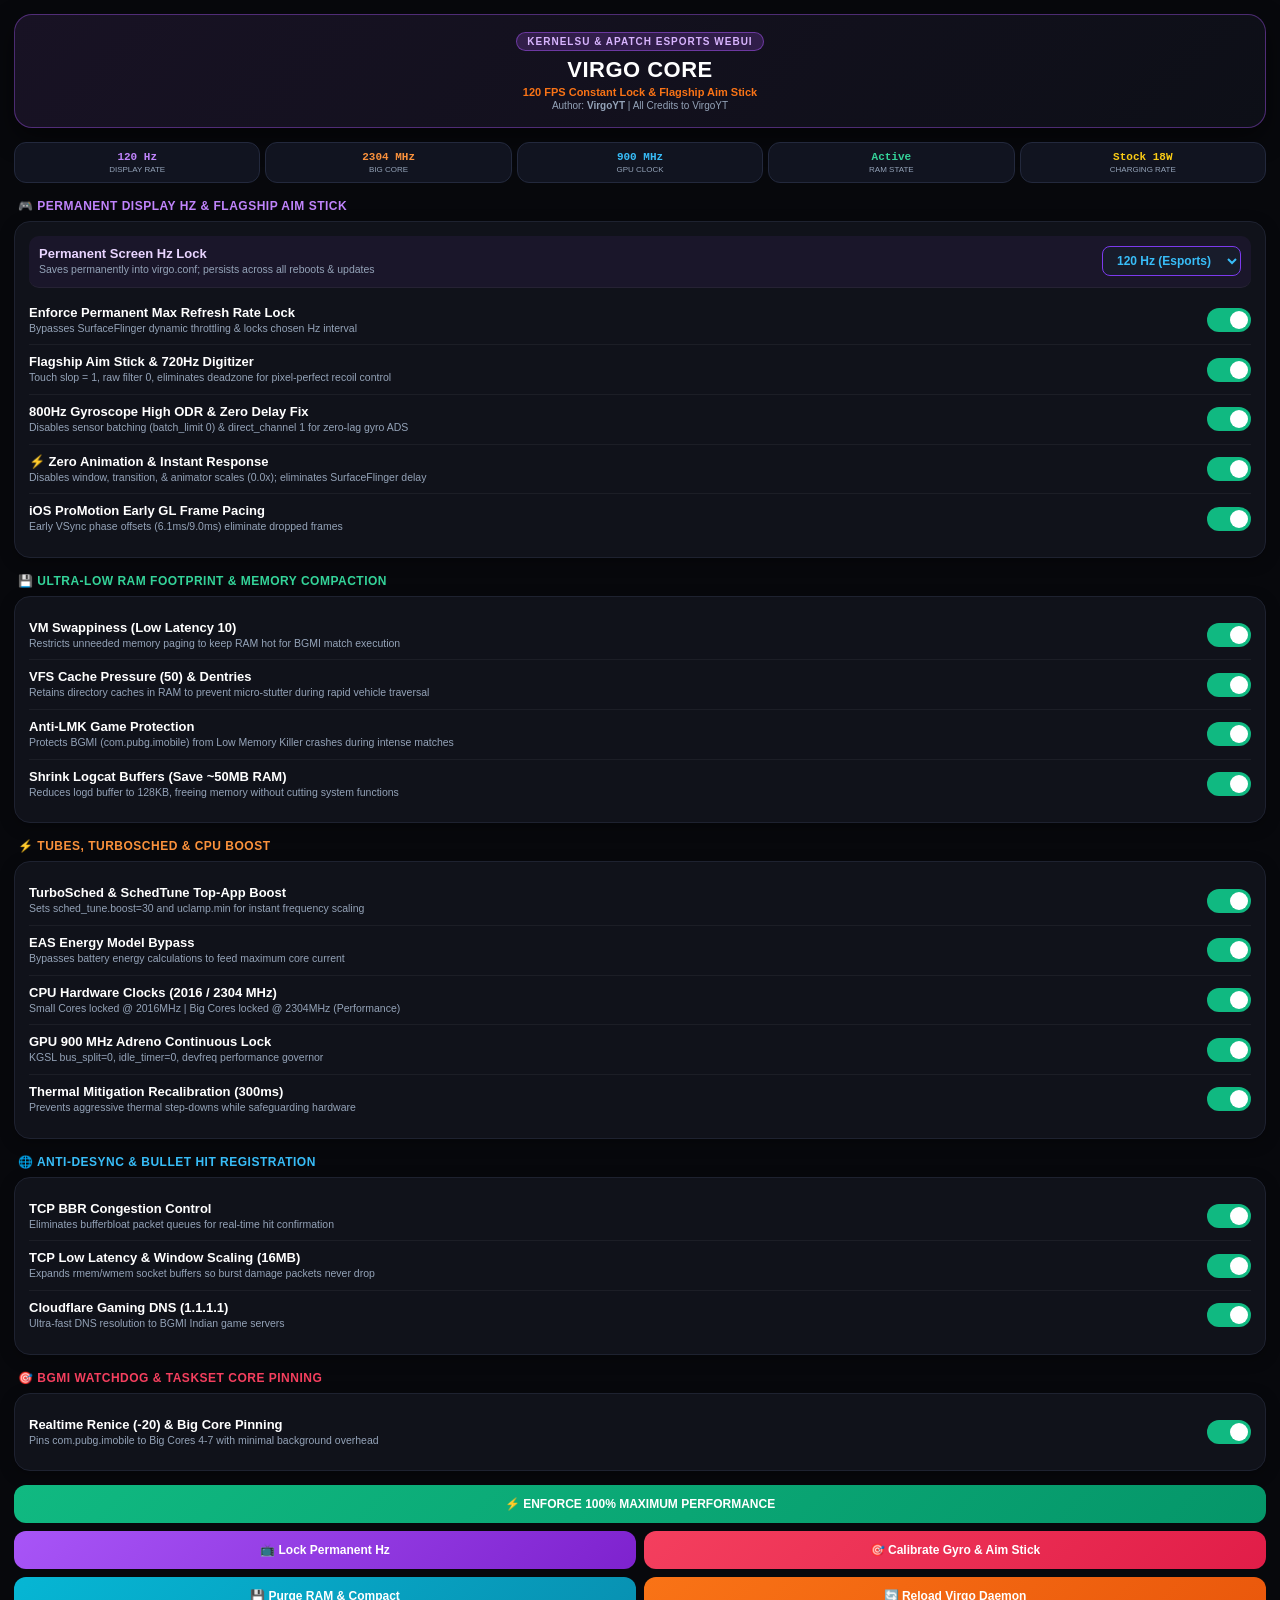
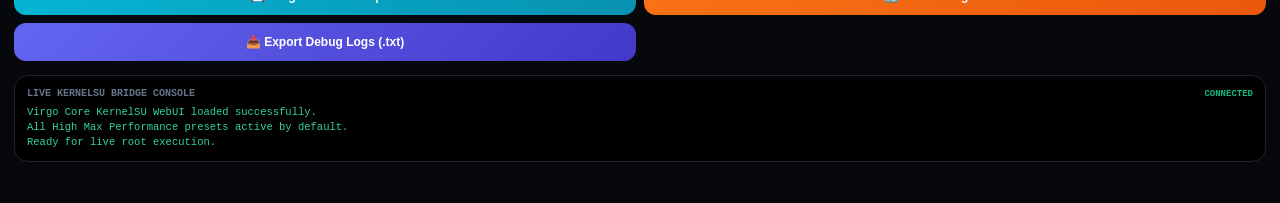
<file: webroot/index.html>
<!DOCTYPE html>
<html lang="en">
<head>
  <meta charset="UTF-8" />
  <meta name="viewport" content="width=device-width, initial-scale=1.0, maximum-scale=1.0, user-scalable=no" />
  <title>Virgo Core Manager - VirgoYT</title>
  <style>
    :root {
      --bg: #07080c;
      --card: #10121a;
      --card-border: #1e2230;
      --accent: #a855f7;
      --orange: #f97316;
      --emerald: #10b981;
      --cyan: #06b6d4;
      --rose: #f43f5e;
      --text: #f8fafc;
      --sub: #94a3b8;
    }
    * { box-sizing: border-box; margin: 0; padding: 0; font-family: -apple-system, BlinkMacSystemFont, 'Segoe UI', Roboto, Helvetica, Arial, sans-serif; }
    body { background: var(--bg); color: var(--text); padding: 14px; padding-bottom: 40px; -webkit-tap-highlight-color: transparent; }
    
    /* Header */
    .header {
      background: linear-gradient(135deg, #181224, #0d0f17);
      border: 1px solid rgba(168, 85, 247, 0.4);
      border-radius: 18px;
      padding: 16px;
      text-align: center;
      margin-bottom: 14px;
      box-shadow: 0 10px 25px rgba(0,0,0,0.5);
    }
    .badge {
      display: inline-block;
      padding: 3px 10px;
      background: rgba(168,85,247,0.2);
      border: 1px solid rgba(168,85,247,0.5);
      border-radius: 20px;
      font-size: 10px;
      font-weight: 700;
      letter-spacing: 1px;
      color: #d8b4fe;
      text-transform: uppercase;
      margin-bottom: 6px;
    }
    .title { font-size: 22px; font-weight: 900; letter-spacing: 0.5px; color: #fff; }
    .subtitle { font-size: 11px; color: var(--orange); font-weight: 700; margin-top: 3px; }
    .author-credit { font-size: 10px; color: var(--sub); margin-top: 2px; }

    /* Live Telemetry Grid */
    .stats-grid { display: grid; grid-template-columns: repeat(5, 1fr); gap: 5px; margin-bottom: 14px; }
    .stat-pill {
      background: #111420;
      border: 1px solid #23293d;
      border-radius: 12px;
      padding: 8px 3px;
      text-align: center;
    }
    .stat-val { font-size: 11px; font-weight: 800; font-family: monospace; color: #fff; white-space: nowrap; overflow: hidden; text-overflow: ellipsis; }
    .stat-lbl { font-size: 8px; color: var(--sub); text-transform: uppercase; margin-top: 2px; }

    /* Section Cards */
    .section-title {
      font-size: 12px;
      font-weight: 800;
      letter-spacing: 0.5px;
      text-transform: uppercase;
      margin: 16px 4px 8px 4px;
      display: flex;
      align-items: center;
      justify-content: space-between;
      color: #cbd5e1;
    }
    .card {
      background: var(--card);
      border: 1px solid var(--card-border);
      border-radius: 16px;
      padding: 14px;
      margin-bottom: 12px;
      box-shadow: 0 4px 15px rgba(0,0,0,0.3);
    }

    /* Toggle Rows */
    .t-row {
      display: flex;
      justify-content: space-between;
      align-items: center;
      padding: 9px 0;
      border-bottom: 1px solid rgba(255,255,255,0.05);
    }
    .t-row:last-child { border-bottom: none; }
    .t-info { flex: 1; padding-right: 12px; }
    .t-name { font-size: 13px; font-weight: 700; color: #fff; display: flex; align-items: center; gap: 5px; }
    .t-desc { font-size: 10.5px; color: var(--sub); margin-top: 2px; line-height: 1.3; }

    /* Switch */
    .switch { position: relative; display: inline-block; width: 44px; height: 24px; flex-shrink: 0; }
    .switch input { opacity: 0; width: 0; height: 0; }
    .slider { position: absolute; cursor: pointer; top: 0; left: 0; right: 0; bottom: 0; background-color: #262b3d; transition: .25s; border-radius: 24px; }
    .slider:before { position: absolute; content: ""; height: 18px; width: 18px; left: 3px; bottom: 3px; background-color: #fff; transition: .25s; border-radius: 50%; }
    input:checked + .slider { background-color: var(--emerald); }
    input:checked + .slider:before { transform: translateX(20px); }

    /* Action Buttons */
    .btn-group { display: grid; grid-template-columns: 1fr 1fr; gap: 8px; margin-top: 14px; }
    .btn {
      width: 100%;
      padding: 12px;
      border: none;
      border-radius: 12px;
      font-size: 12px;
      font-weight: 800;
      color: #fff;
      cursor: pointer;
      display: flex;
      align-items: center;
      justify-content: center;
      gap: 6px;
      transition: transform 0.1s, opacity 0.2s;
    }
    .btn:active { transform: scale(0.97); }
    .btn-purple { background: linear-gradient(135deg, #a855f7, #7e22ce); }
    .btn-orange { background: linear-gradient(135deg, #f97316, #ea580c); }
    .btn-emerald { background: linear-gradient(135deg, #10b981, #059669); grid-column: span 2; }
    .btn-cyan { background: linear-gradient(135deg, #06b6d4, #0891b2); }
    .btn-rose { background: linear-gradient(135deg, #f43f5e, #e11d48); }

    /* Console Terminal */
    .console-card { background: #000; border: 1px solid #1f2430; border-radius: 14px; padding: 12px; margin-top: 14px; }
    .console-header { display: flex; justify-content: space-between; align-items: center; margin-bottom: 6px; }
    .console-title { font-size: 10px; font-weight: 800; color: #64748b; font-family: monospace; text-transform: uppercase; }
    .console-output {
      font-family: 'Courier New', Courier, monospace;
      font-size: 10.5px;
      line-height: 1.4;
      color: #34d399;
      max-height: 130px;
      overflow-y: auto;
      white-space: pre-wrap;
      word-break: break-all;
    }
  </style>
</head>
<body>

  <!-- Header -->
  <div class="header">
    <div class="badge">KernelSU & APatch Esports WebUI</div>
    <div class="title">VIRGO CORE</div>
    <div class="subtitle">120 FPS Constant Lock & Flagship Aim Stick</div>
    <div class="author-credit">Author: <strong>VirgoYT</strong> | All Credits to VirgoYT</div>
  </div>

  <!-- Live Telemetry Stats -->
  <div class="stats-grid">
    <div class="stat-pill">
      <div class="stat-val" id="stat-display-hz" style="color: #c084fc;">120 Hz</div>
      <div class="stat-lbl">Display Rate</div>
    </div>
    <div class="stat-pill">
      <div class="stat-val" id="stat-big-core" style="color: #fb923c;">2304 MHz</div>
      <div class="stat-lbl">Big Core</div>
    </div>
    <div class="stat-pill">
      <div class="stat-val" id="stat-gpu" style="color: #38bdf8;">900 MHz</div>
      <div class="stat-lbl">GPU Clock</div>
    </div>
    <div class="stat-pill">
      <div class="stat-val" id="stat-ram-free" style="color: #34d399;">Active</div>
      <div class="stat-lbl">RAM State</div>
    </div>
    <div class="stat-pill">
      <div class="stat-val" id="stat-power-w" style="color: #facc15;">Stock 18W</div>
      <div class="stat-lbl">Charging Rate</div>
    </div>
  </div>

  <!-- 1. DISPLAY & AIM STICK (FPS & TOUCH) -->
  <div class="section-title" style="color: #c084fc;">
    <span>🎮 Permanent Display Hz & Flagship Aim Stick</span>
  </div>
  <div class="card">
    <!-- Permanent Screen Hz Selector -->
    <div class="t-row" style="background: rgba(168,85,247,0.07); border-radius: 10px; padding: 10px; margin-bottom: 8px;">
      <div class="t-info">
        <div class="t-name" style="color: #e9d5ff;">Permanent Screen Hz Lock</div>
        <div class="t-desc">Saves permanently into virgo.conf; persists across all reboots & updates</div>
      </div>
      <select id="hz_select" onchange="setPermanentHz(this.value)" style="background: #181c2b; color: #38bdf8; border: 1px solid #7c3aed; border-radius: 8px; padding: 6px 10px; font-weight: 800; font-size: 12px;">
        <option value="120" selected>120 Hz (Esports)</option>
        <option value="144">144 Hz (Pro)</option>
        <option value="165">165 Hz (Ultra)</option>
        <option value="90">90 Hz (Balanced)</option>
        <option value="60">60 Hz (Default)</option>
      </select>
    </div>

    <div class="t-row">
      <div class="t-info">
        <div class="t-name">Enforce Permanent Max Refresh Rate Lock</div>
        <div class="t-desc">Bypasses SurfaceFlinger dynamic throttling & locks chosen Hz interval</div>
      </div>
      <label class="switch">
        <input type="checkbox" id="toggle_fps" checked onchange="updateToggle('ENABLE_MAX_REFRESH_RATE', this.checked)">
        <span class="slider"></span>
      </label>
    </div>

    <div class="t-row">
      <div class="t-info">
        <div class="t-name">Flagship Aim Stick & 720Hz Digitizer</div>
        <div class="t-desc">Touch slop = 1, raw filter 0, eliminates deadzone for pixel-perfect recoil control</div>
      </div>
      <label class="switch">
        <input type="checkbox" id="toggle_aim" checked onchange="updateToggle('ENABLE_FLAGSHIP_AIM_STICK', this.checked)">
        <span class="slider"></span>
      </label>
    </div>

    <div class="t-row">
      <div class="t-info">
        <div class="t-name">800Hz Gyroscope High ODR & Zero Delay Fix</div>
        <div class="t-desc">Disables sensor batching (batch_limit 0) & direct_channel 1 for zero-lag gyro ADS</div>
      </div>
      <label class="switch">
        <input type="checkbox" id="toggle_gyro" checked onchange="updateToggle('ENABLE_GYRO_ODR', this.checked)">
        <span class="slider"></span>
      </label>
    </div>

    <div class="t-row">
      <div class="t-info">
        <div class="t-name">⚡ Zero Animation & Instant Response</div>
        <div class="t-desc">Disables window, transition, & animator scales (0.0x); eliminates SurfaceFlinger delay</div>
      </div>
      <label class="switch">
        <input type="checkbox" id="toggle_zero_anim" checked onchange="updateToggle('ZERO_ANIMATIONS_ZERO_DELAY', this.checked)">
        <span class="slider"></span>
      </label>
    </div>

    <div class="t-row">
      <div class="t-info">
        <div class="t-name">iOS ProMotion Early GL Frame Pacing</div>
        <div class="t-desc">Early VSync phase offsets (6.1ms/9.0ms) eliminate dropped frames</div>
      </div>
      <label class="switch">
        <input type="checkbox" id="toggle_pacing" checked onchange="updateToggle('ENABLE_IOS_PROMOTION_PACING', this.checked)">
        <span class="slider"></span>
      </label>
    </div>
  </div>

  <!-- 2. ULTRA-LOW RAM CONSUMPTION & MEMORY -->
  <div class="section-title" style="color: #34d399;">
    <span>💾 Ultra-Low RAM Footprint & Memory Compaction</span>
  </div>
  <div class="card">
    <div class="t-row">
      <div class="t-info">
        <div class="t-name">VM Swappiness (Low Latency 10)</div>
        <div class="t-desc">Restricts unneeded memory paging to keep RAM hot for BGMI match execution</div>
      </div>
      <label class="switch">
        <input type="checkbox" id="toggle_swap" checked onchange="updateToggle('ENABLE_VM_TWEAKS', this.checked)">
        <span class="slider"></span>
      </label>
    </div>

    <div class="t-row">
      <div class="t-info">
        <div class="t-name">VFS Cache Pressure (50) & Dentries</div>
        <div class="t-desc">Retains directory caches in RAM to prevent micro-stutter during rapid vehicle traversal</div>
      </div>
      <label class="switch">
        <input type="checkbox" id="toggle_vfs" checked onchange="updateToggle('ENABLE_VFS_TWEAKS', this.checked)">
        <span class="slider"></span>
      </label>
    </div>

    <div class="t-row">
      <div class="t-info">
        <div class="t-name">Anti-LMK Game Protection</div>
        <div class="t-desc">Protects BGMI (com.pubg.imobile) from Low Memory Killer crashes during intense matches</div>
      </div>
      <label class="switch">
        <input type="checkbox" id="toggle_lmk" checked onchange="updateToggle('ENABLE_LMK_TWEAKS', this.checked)">
        <span class="slider"></span>
      </label>
    </div>

    <div class="t-row">
      <div class="t-info">
        <div class="t-name">Shrink Logcat Buffers (Save ~50MB RAM)</div>
        <div class="t-desc">Reduces logd buffer to 128KB, freeing memory without cutting system functions</div>
      </div>
      <label class="switch">
        <input type="checkbox" id="toggle_logcat_ram" checked onchange="updateToggle('DISABLE_LOGCAT', this.checked)">
        <span class="slider"></span>
      </label>
    </div>
  </div>

  <!-- 3. TUBES & SCHEDULER TWEAKS (TURBOSCHED & EAS BYPASS) -->
  <div class="section-title" style="color: #fb923c;">
    <span>⚡ Tubes, TurboSched & CPU Boost</span>
  </div>
  <div class="card">
    <div class="t-row">
      <div class="t-info">
        <div class="t-name">TurboSched & SchedTune Top-App Boost</div>
        <div class="t-desc">Sets sched_tune.boost=30 and uclamp.min for instant frequency scaling</div>
      </div>
      <label class="switch">
        <input type="checkbox" id="toggle_turbosched" checked onchange="updateToggle('ENABLE_TURBOSCHED', this.checked)">
        <span class="slider"></span>
      </label>
    </div>

    <div class="t-row">
      <div class="t-info">
        <div class="t-name">EAS Energy Model Bypass</div>
        <div class="t-desc">Bypasses battery energy calculations to feed maximum core current</div>
      </div>
      <label class="switch">
        <input type="checkbox" id="toggle_eas" checked onchange="updateToggle('ENABLE_EAS_BYPASS', this.checked)">
        <span class="slider"></span>
      </label>
    </div>

    <div class="t-row">
      <div class="t-info">
        <div class="t-name">CPU Hardware Clocks (2016 / 2304 MHz)</div>
        <div class="t-desc">Small Cores locked @ 2016MHz | Big Cores locked @ 2304MHz (Performance)</div>
      </div>
      <label class="switch">
        <input type="checkbox" id="toggle_cpu" checked onchange="updateToggle('ENABLE_CPU_CLOCKS', this.checked)">
        <span class="slider"></span>
      </label>
    </div>

    <div class="t-row">
      <div class="t-info">
        <div class="t-name">GPU 900 MHz Adreno Continuous Lock</div>
        <div class="t-desc">KGSL bus_split=0, idle_timer=0, devfreq performance governor</div>
      </div>
      <label class="switch">
        <input type="checkbox" id="toggle_gpu" checked onchange="updateToggle('ENABLE_GPU_LOCK', this.checked)">
        <span class="slider"></span>
      </label>
    </div>

    <div class="t-row">
      <div class="t-info">
        <div class="t-name">Thermal Mitigation Recalibration (300ms)</div>
        <div class="t-desc">Prevents aggressive thermal step-downs while safeguarding hardware</div>
      </div>
      <label class="switch">
        <input type="checkbox" id="toggle_thermal" checked onchange="updateToggle('ENABLE_THERMAL_OPTIMIZATION', this.checked)">
        <span class="slider"></span>
      </label>
    </div>
  </div>

  <!-- 4. NETWORK & ANTI-DESYNC -->
  <div class="section-title" style="color: #38bdf8;">
    <span>🌐 Anti-Desync & Bullet Hit Registration</span>
  </div>
  <div class="card">
    <div class="t-row">
      <div class="t-info">
        <div class="t-name">TCP BBR Congestion Control</div>
        <div class="t-desc">Eliminates bufferbloat packet queues for real-time hit confirmation</div>
      </div>
      <label class="switch">
        <input type="checkbox" id="toggle_bbr" checked onchange="updateToggle('ENABLE_ANTI_DESYNC_BBR', this.checked)">
        <span class="slider"></span>
      </label>
    </div>

    <div class="t-row">
      <div class="t-info">
        <div class="t-name">TCP Low Latency & Window Scaling (16MB)</div>
        <div class="t-desc">Expands rmem/wmem socket buffers so burst damage packets never drop</div>
      </div>
      <label class="switch">
        <input type="checkbox" id="toggle_net" checked onchange="updateToggle('ENABLE_TCP_SOCKET_TWEAKS', this.checked)">
        <span class="slider"></span>
      </label>
    </div>

    <div class="t-row">
      <div class="t-info">
        <div class="t-name">Cloudflare Gaming DNS (1.1.1.1)</div>
        <div class="t-desc">Ultra-fast DNS resolution to BGMI Indian game servers</div>
      </div>
      <label class="switch">
        <input type="checkbox" id="toggle_dns" checked onchange="updateToggle('SET_CLOUDFLARE_DNS', this.checked)">
        <span class="slider"></span>
      </label>
    </div>
  </div>

  <!-- 5. TASK ISOLATION & DAEMON -->
  <div class="section-title" style="color: #f43f5e;">
    <span>🎯 BGMI Watchdog & Taskset Core Pinning</span>
  </div>
  <div class="card">
    <div class="t-row">
      <div class="t-info">
        <div class="t-name">Realtime Renice (-20) & Big Core Pinning</div>
        <div class="t-desc">Pins com.pubg.imobile to Big Cores 4-7 with minimal background overhead</div>
      </div>
      <label class="switch">
        <input type="checkbox" id="toggle_watchdog" checked onchange="updateToggle('ENABLE_BGMI_WATCHDOG', this.checked)">
        <span class="slider"></span>
      </label>
    </div>
  </div>

  <!-- Action Buttons -->
  <div class="btn-group">
    <button class="btn btn-emerald" onclick="applyFullMaxAll()">⚡ ENFORCE 100% MAXIMUM PERFORMANCE</button>
    <button class="btn btn-purple" onclick="lockMaxRefreshRate()">📺 Lock Permanent Hz</button>
    <button class="btn btn-rose" onclick="applyFlagshipAimStick()">🎯 Calibrate Gyro & Aim Stick</button>
    <button class="btn btn-cyan" onclick="purgeMemoryAndCaches()">💾 Purge RAM & Compact</button>
    <button class="btn btn-orange" onclick="reloadServiceDaemon()">🔄 Reload Virgo Daemon</button>
    <button class="btn btn-indigo" style="background: linear-gradient(135deg, #6366f1, #4338ca);" onclick="exportExecutionLogs()">📥 Export Debug Logs (.txt)</button>
  </div>

  <!-- Execution Console -->
  <div class="console-card">
    <div class="console-header">
      <span class="console-title">Live KernelSU Bridge Console</span>
      <span id="exec-status" style="font-size: 9px; font-weight: 800; color: #10b981; font-family: monospace;">CONNECTED</span>
    </div>
    <div class="console-output" id="outputConsole">Virgo Core KernelSU WebUI loaded successfully.
All High Max Performance presets active by default.
Ready for live root execution.</div>
  </div>

  <script>
    function printLog(text) {
      const el = document.getElementById('outputConsole');
      const time = new Date().toLocaleTimeString();
      el.innerText += '\n[' + time + '] ' + text;
      el.scrollTop = el.scrollHeight;
    }

    // Universal KernelSU & APatch root execution helper
    function ksuExec(cmd) {
      return new Promise((resolve, reject) => {
        try {
          // Modern Promise-based ksu.exec
          if (window.ksu && typeof window.ksu.exec === 'function') {
            const p = window.ksu.exec(cmd);
            if (p && typeof p.then === 'function') {
              p.then(res => resolve(typeof res === 'object' ? (res.stdout || JSON.stringify(res)) : res))
               .catch(err => reject(err));
              return;
            } else {
              // Legacy callback style
              window.ksu.exec(cmd, (errno, stdout, stderr) => {
                if (errno === 0) resolve(stdout);
                else reject(new Error(stderr || 'Code ' + errno));
              });
              return;
            }
          }
          // APatch bridge
          if (window.apatch && typeof window.apatch.exec === 'function') {
            const p = window.apatch.exec(cmd);
            if (p && typeof p.then === 'function') {
              p.then(res => resolve(typeof res === 'object' ? (res.stdout || JSON.stringify(res)) : res))
               .catch(err => reject(err));
              return;
            }
          }
          // Global ksu object
          if (typeof ksu !== 'undefined' && typeof ksu.exec === 'function') {
            const p = ksu.exec(cmd);
            if (p && typeof p.then === 'function') {
              p.then(res => resolve(typeof res === 'object' ? (res.stdout || JSON.stringify(res)) : res))
               .catch(err => reject(err));
              return;
            }
          }
          // Browser emulation preview
          resolve('Emulated: ' + cmd);
        } catch (e) {
          reject(e);
        }
      });
    }

    function runRootCommand(cmd, successMsg) {
      document.getElementById('exec-status').innerText = 'EXECUTING...';
      document.getElementById('exec-status').style.color = '#f59e0b';
      printLog('> ' + cmd);
      
      ksuExec(cmd).then(out => {
        document.getElementById('exec-status').innerText = 'SUCCESS';
        document.getElementById('exec-status').style.color = '#10b981';
        printLog(successMsg || (out ? out.trim() : 'Command executed successfully.'));
        refreshTelemetry();
      }).catch(err => {
        document.getElementById('exec-status').innerText = 'ERROR';
        document.getElementById('exec-status').style.color = '#ef4444';
        printLog('Error: ' + err);
      });
    }

    function updateToggle(param, isChecked) {
      const val = isChecked ? '1' : '0';
      const cmd = 'sed -i "s/^' + param + '=.*/' + param + '=' + val + '/" /data/adb/modules/virgo-bgmi-core/virgo.conf 2>/dev/null || true; sh /data/adb/modules/virgo-bgmi-core/service.sh';
      runRootCommand(cmd, 'Updated ' + param + ' -> ' + val);
    }

    function applyFullMaxAll() {
      const cmd = `
        service call SurfaceFlinger 1035 i32 1 2>/dev/null
        for cpupath in /sys/devices/system/cpu/cpu[0-9]*; do
          [ -d "$cpupath/cpufreq" ] || continue
          echo performance > "$cpupath/cpufreq/scaling_governor" 2>/dev/null
          HW_MAX=$(cat "$cpupath/cpufreq/cpuinfo_max_freq" 2>/dev/null)
          [ -n "$HW_MAX" ] && echo "$HW_MAX" > "$cpupath/cpufreq/scaling_max_freq" 2>/dev/null
          [ -n "$HW_MAX" ] && echo "$HW_MAX" > "$cpupath/cpufreq/scaling_min_freq" 2>/dev/null
        done
        if [ -d /sys/class/kgsl/kgsl-3d0 ]; then
          echo performance > /sys/class/kgsl/kgsl-3d0/devfreq/governor 2>/dev/null
          GPU_MAX=$(cat /sys/class/kgsl/kgsl-3d0/gpu_available_frequencies 2>/dev/null | tr ' ' '\n' | sort -n | tail -n1)
          [ -n "$GPU_MAX" ] && echo "$GPU_MAX" > /sys/class/kgsl/kgsl-3d0/max_gpuclk 2>/dev/null
        fi
        for node in /proc/touchpanel/game_switch_enable /sys/class/touch/touch_dev/touch_thp_game /sys/class/touch/touch_dev/gesture_control; do
          [ -e "$node" ] && echo 1 > "$node" 2>/dev/null
        done
        sysctl -w vm.swappiness=10 2>/dev/null
        sysctl -w vm.vfs_cache_pressure=50 2>/dev/null
        sysctl -w net.ipv4.tcp_congestion_control=bbr 2>/dev/null
        sysctl -w net.ipv4.tcp_low_latency=1 2>/dev/null
        sysctl -w net.ipv4.tcp_slow_start_after_idle=0 2>/dev/null
        sysctl -w net.ipv4.tcp_notsent_lowat=16384 2>/dev/null
        sh /data/adb/modules/virgo-bgmi-core/service.sh
      `;
      runRootCommand(cmd, 'REAL HARDWARE MAXIMUM ENFORCED! Dynamic Silicon Clocks, OEM Game Touch Mode & TCP BBR Active.');
    }

    function setPermanentHz(hz) {
      const targetHz = parseInt(hz, 10) || 120;
      const cmd = `
        sed -i 's/^LOCKED_REFRESH_RATE_HZ=.*/LOCKED_REFRESH_RATE_HZ=${targetHz}/' /data/adb/modules/virgo-bgmi-core/virgo.conf 2>/dev/null || echo "LOCKED_REFRESH_RATE_HZ=${targetHz}" >> /data/adb/modules/virgo-bgmi-core/virgo.conf;
        service call SurfaceFlinger 1035 i32 1 2>/dev/null;
        setprop persist.sys.min_refresh_rate "${targetHz}.0";
        setprop persist.sys.max_refresh_rate "${targetHz}.0";
        settings put system min_refresh_rate "${targetHz}.0" 2>/dev/null;
        settings put system peak_refresh_rate "${targetHz}.0" 2>/dev/null;
        settings put system user_refresh_rate ${targetHz} 2>/dev/null;
        settings put secure refresh_rate_mode 2 2>/dev/null;
        for crtc in /sys/class/drm/*/measured_fps; do echo "${targetHz}" > "$crtc" 2>/dev/null; done
      `;
      runRootCommand(cmd, `Screen refresh rate permanently locked at ${targetHz}Hz (Saved to virgo.conf & persistent across boots).`);
      document.getElementById('stat-display-hz').innerText = targetHz + ' Hz';
    }

    function lockMaxRefreshRate() {
      const sel = document.getElementById('hz_select');
      const hz = sel ? sel.value : '120';
      setPermanentHz(hz);
    }

    function applyFlagshipAimStick() {
      const cmd = `
        setprop debug.touch.sampling_rate 720
        setprop touch.filter.level 0
        setprop view.touch_slop 0
        setprop persist.sys.touch.latency minimal
        setprop persist.sys.input_latency 0
        setprop debug.sf.disable_backpressure 1
        for node in /proc/touchpanel/game_switch_enable /sys/class/touch/touch_dev/touch_thp_game /sys/class/touch/touch_dev/gesture_control; do
          [ -e "$node" ] && echo 1 > "$node" 2>/dev/null
        done
        echo 0 > /proc/touchpanel/oppo_tp_limit_enable 2>/dev/null
        setprop persist.vendor.sensors.gyro.odr 800
        setprop ro.vendor.sensors.gyro.odr 800
        setprop persist.vendor.sensors.gyro.batch_limit 0
        setprop persist.vendor.sensors.direct_channel 1
        setprop vendor.sensor.gyro.delay 1250
      `;
      runRootCommand(cmd, 'Aim Stick & Gyro Calibrated: 0 Touch Slop, OEM Game Touch Mode, 800Hz ODR & Direct Channel Active.');
    }

    function purgeMemoryAndCaches() {
      const cmd = 'echo 3 > /proc/sys/vm/drop_caches; echo 1 > /proc/sys/vm/compact_memory; sysctl -w vm.swappiness=10; sysctl -w vm.vfs_cache_pressure=50; logcat -G 128K 2>/dev/null || true';
      runRootCommand(cmd, 'RAM Compacted & Pagecaches Purged for BGMI match start.');
    }

    function reloadServiceDaemon() {
      const cmd = 'sh /data/adb/modules/virgo-bgmi-core/service.sh';
      runRootCommand(cmd, 'Virgo Core Service Daemon Reloaded Successfully.');
    }

    async function exportExecutionLogs() {
      printLog('Exporting Virgo Core execution and daemon logs...');
      document.getElementById('exec-status').innerText = 'EXPORTING...';
      document.getElementById('exec-status').style.color = '#6366f1';

      let daemonLog = '';
      try {
        daemonLog = await ksuExec('cat /data/local/tmp/virgoyt_optimizer.log 2>/dev/null || echo "No service daemon log found."');
      } catch (e) {
        daemonLog = 'Failed to fetch /data/local/tmp/virgoyt_optimizer.log: ' + e;
      }

      const consoleText = document.getElementById('outputConsole') ? document.getElementById('outputConsole').innerText : '';
      const timestamp = new Date().toISOString().replace(/[:.]/g, '-');
      const filename = 'virgo_core_log_' + timestamp + '.txt';

      const exportContent = [
        '=======================================================',
        '       VIRGO CORE ESPORTS - DIAGNOSTIC EXECUTION LOG    ',
        '       Author: VirgoYT | All Credits to VirgoYT         ',
        '       Timestamp: ' + new Date().toString(),
        '=======================================================',
        '',
        '--- [1] LIVE KERNELSU / APATCH CONSOLE LOGS ---',
        consoleText,
        '',
        '--- [2] SYSTEM DAEMON LOG (/data/local/tmp/virgoyt_optimizer.log) ---',
        daemonLog,
        '',
        '--- [3] RUNTIME CONFIGURATION CHECK (/data/adb/modules/virgo-bgmi-core/virgo.conf) ---',
        await ksuExec('cat /data/adb/modules/virgo-bgmi-core/virgo.conf 2>/dev/null || echo "virgo.conf not found."'),
        '',
        '=======================================================',
        '                 END OF DIAGNOSTIC LOG                 ',
        '======================================================='
      ].join('\n');

      try {
        const blob = new Blob([exportContent], { type: 'text/plain;charset=utf-8' });
        const downloadUrl = URL.createObjectURL(blob);
        const a = document.createElement('a');
        a.href = downloadUrl;
        a.download = filename;
        document.body.appendChild(a);
        a.click();
        document.body.removeChild(a);
        URL.revokeObjectURL(downloadUrl);

        document.getElementById('exec-status').innerText = 'LOG EXPORTED';
        document.getElementById('exec-status').style.color = '#10b981';
        printLog('Diagnostics exported to ' + filename);
      } catch (err) {
        // Fallback for restricted WebViews: save to internal storage via root
        const escapeTxt = exportContent.replace(/"/g, '\\"');
        await ksuExec('cat << "EOF_LOG" > /sdcard/Download/' + filename + '\n' + exportContent + '\nEOF_LOG\n');
        printLog('Saved log to /sdcard/Download/' + filename);
      }
    }

    async function refreshTelemetry() {
      try {
        // Read display Hz
        const hz = await ksuExec("getprop persist.sys.min_refresh_rate 2>/dev/null || dumpsys display 2>/dev/null | grep -oE 'fps=[0-9]+' | head -n1");
        if (hz && !hz.includes('Emulated')) {
          const m = hz.match(/([0-9]+)/);
          if (m) document.getElementById('stat-display-hz').innerText = m[1] + ' Hz';
        }
        // Read Big Core Freq
        const bigFreq = await ksuExec("cat /sys/devices/system/cpu/cpu4/cpufreq/scaling_cur_freq 2>/dev/null || cat /sys/devices/system/cpu/cpu7/cpufreq/scaling_cur_freq 2>/dev/null");
        if (bigFreq && !bigFreq.includes('Emulated')) {
          const khz = parseInt(bigFreq.trim(), 10);
          if (!isNaN(khz) && khz > 0) document.getElementById('stat-big-core').innerText = Math.round(khz / 1000) + ' MHz';
        }
        // Read Free RAM
        const mem = await ksuExec("awk '/MemAvailable/ {print int($2/1024)}' /proc/meminfo 2>/dev/null");
        if (mem && !mem.includes('Emulated')) {
          const mb = parseInt(mem.trim(), 10);
          if (!isNaN(mb) && mb > 0) document.getElementById('stat-ram-free').innerText = mb + ' MB Free';
        }
        // Read Live Battery Charging Current & Voltage (Stock 18W max monitor)
        const pwr = await ksuExec("sh -c 'V=$(cat /sys/class/power_supply/battery/voltage_now 2>/dev/null || echo 0); I=$(cat /sys/class/power_supply/battery/current_now 2>/dev/null || echo 0); T=$(cat /sys/class/power_supply/battery/temp 2>/dev/null || echo 0); echo \"$V $I $T\"'");
        if (pwr && !pwr.includes('Emulated')) {
          const parts = pwr.trim().split(/\s+/);
          const uV = Math.abs(parseInt(parts[0], 10)) || 0;
          const uA = Math.abs(parseInt(parts[1], 10)) || 0;
          if (uV > 0 && uA > 0) {
            // Power in Watts = (V * A) / 10^12
            const watts = ((uV * uA) / 1000000000000).toFixed(1);
            if (parseFloat(watts) > 0.5) {
              document.getElementById('stat-power-w').innerText = watts + 'W Active';
            } else {
              document.getElementById('stat-power-w').innerText = '18W Ready';
            }
          }
        }
      } catch (e) {
        console.warn("Telemetry refresh skipped", e);
      }
    }

    // Initial telemetry check
    setTimeout(refreshTelemetry, 800);
  </script>
</body>
</html>
</file>
